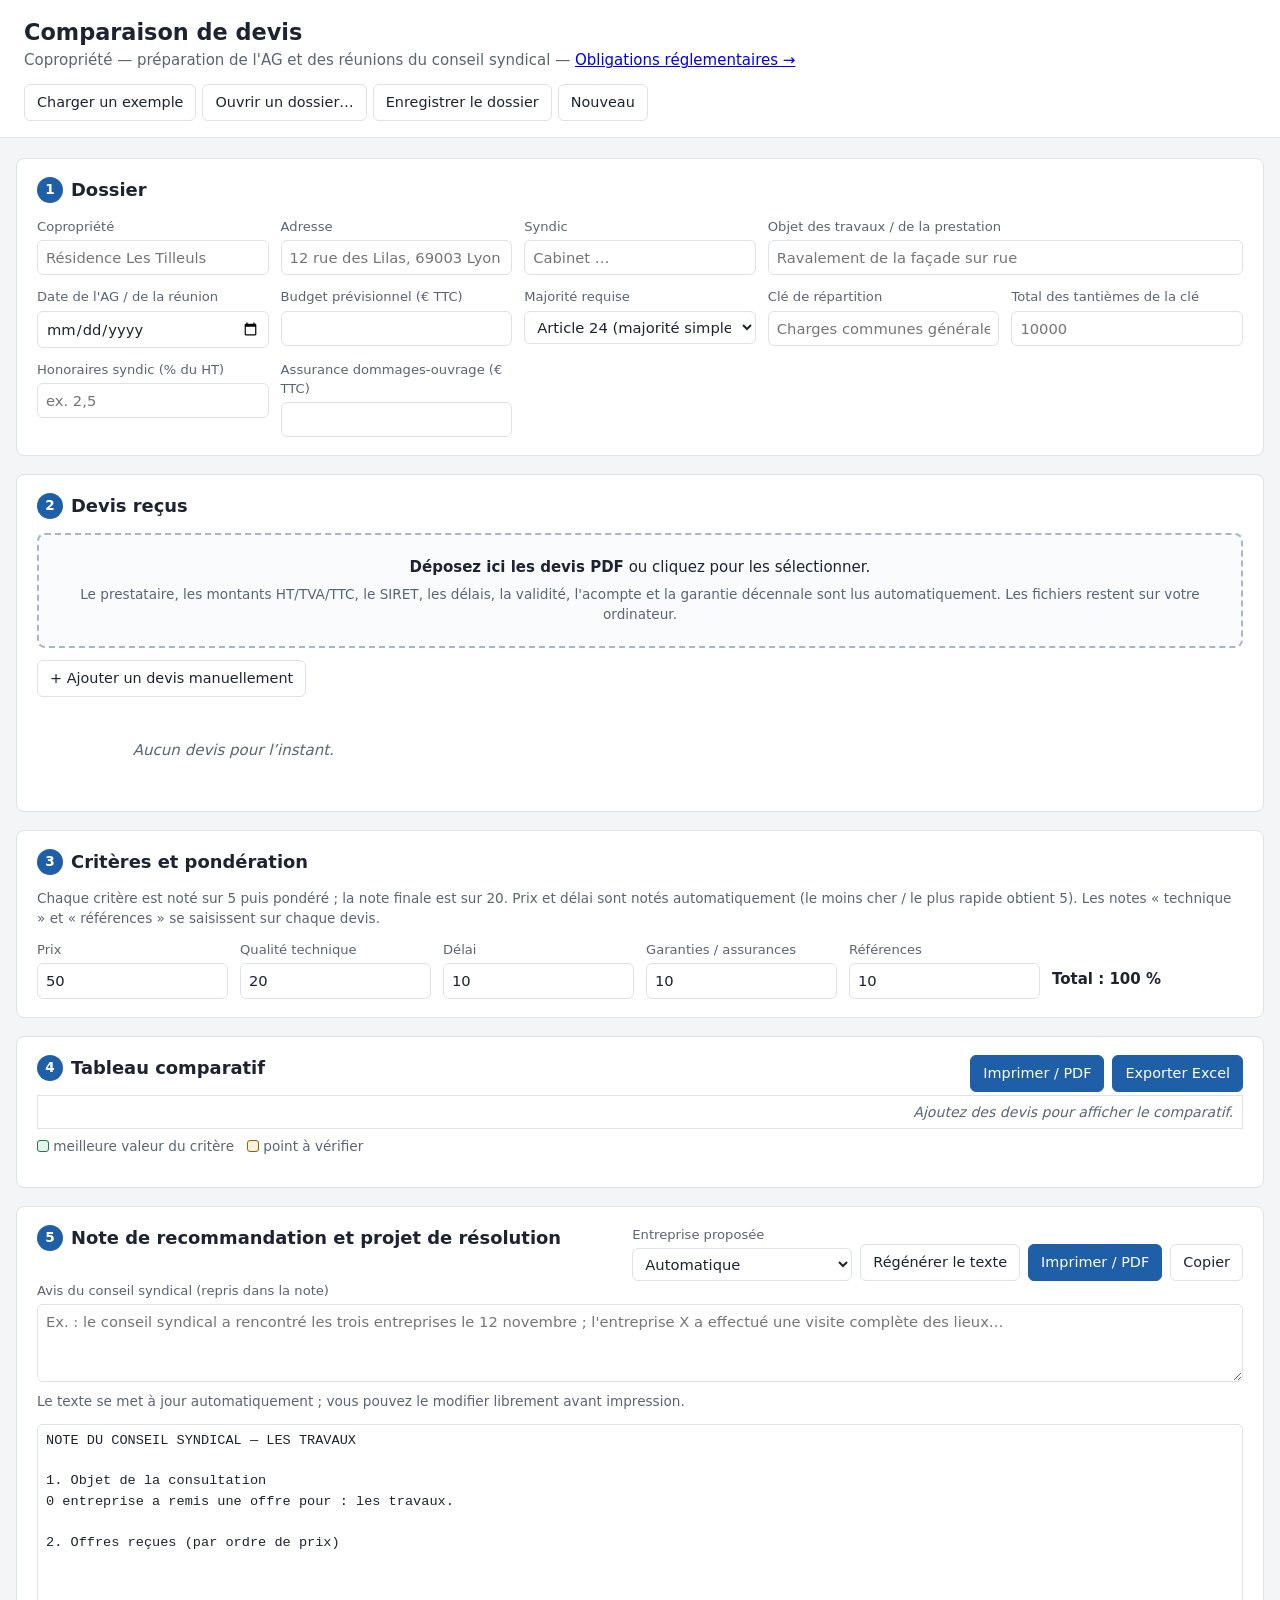
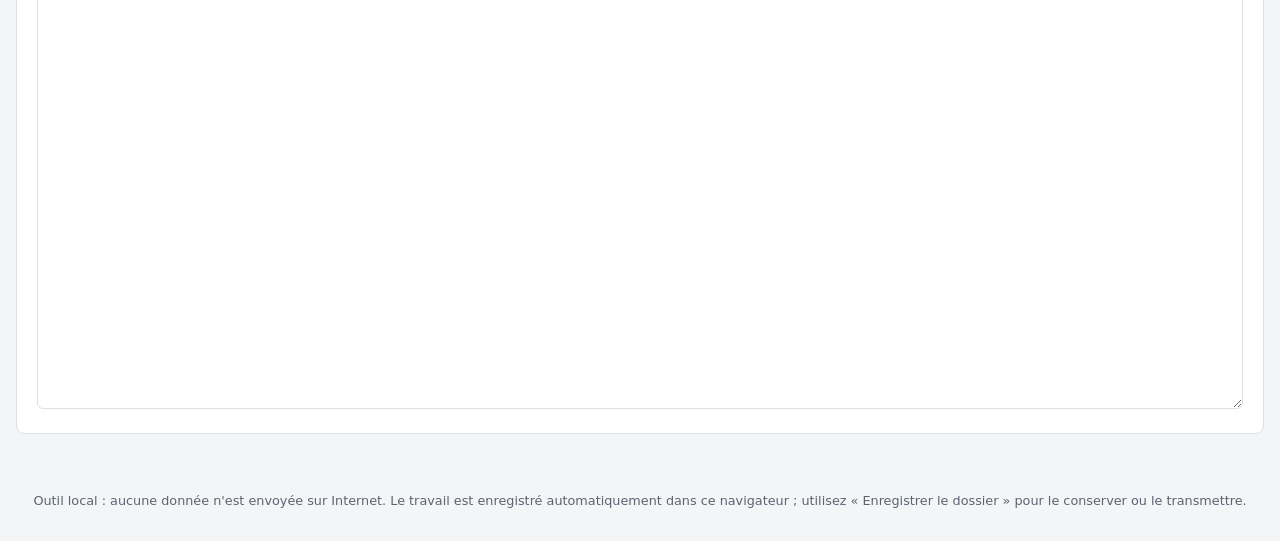
<file: index.html>
<!doctype html>
<html lang="fr">
<head>
  <meta charset="utf-8">
  <meta name="viewport" content="width=device-width, initial-scale=1">
  <title>Comparaison de devis</title>
  <link rel="stylesheet" href="css/style.css">
</head>
<body>
  <header class="entete no-print">
    <div>
      <h1>Comparaison de devis</h1>
      <p class="sous-titre">Copropriété — préparation de l'AG et des réunions du conseil syndical — <a href="obligations.html">Obligations réglementaires →</a></p>
    </div>
    <div class="actions-entete">
      <button type="button" id="btn-exemple" class="btn-discret">Charger un exemple</button>
      <button type="button" id="btn-ouvrir" class="btn-discret">Ouvrir un dossier…</button>
      <button type="button" id="btn-sauver" class="btn-discret">Enregistrer le dossier</button>
      <button type="button" id="btn-nouveau" class="btn-discret">Nouveau</button>
      <input type="file" id="input-dossier" accept=".json,application/json" hidden>
    </div>
  </header>

  <main>
    <!-- 1. Dossier -->
    <section class="carte no-print" id="section-dossier">
      <h2><span class="num">1</span> Dossier</h2>
      <div class="grille-champs" id="champs-dossier">
        <label>Copropriété<input data-d="copro" placeholder="Résidence Les Tilleuls"></label>
        <label>Adresse<input data-d="adresse" placeholder="12 rue des Lilas, 69003 Lyon"></label>
        <label>Syndic<input data-d="syndic" placeholder="Cabinet …"></label>
        <label class="large">Objet des travaux / de la prestation<input data-d="objet" placeholder="Ravalement de la façade sur rue"></label>
        <label>Date de l'AG / de la réunion<input type="date" data-d="dateAG"></label>
        <label>Budget prévisionnel (€ TTC)<input type="number" step="0.01" min="0" data-d="budget"></label>
        <label>Majorité requise
          <select data-d="majorite">
            <option value="24">Article 24 (majorité simple)</option>
            <option value="25">Article 25 (majorité absolue)</option>
            <option value="26">Article 26 (double majorité)</option>
          </select>
        </label>
        <label>Clé de répartition<input data-d="cle" placeholder="Charges communes générales"></label>
        <label>Total des tantièmes de la clé<input type="number" min="0" data-d="tantiemes" placeholder="10000"></label>
        <label>Honoraires syndic (% du HT)<input type="number" step="0.1" min="0" data-d="honorairesPct" placeholder="ex. 2,5"></label>
        <label>Assurance dommages-ouvrage (€ TTC)<input type="number" step="0.01" min="0" data-d="dommagesOuvrage"></label>
      </div>
    </section>

    <!-- 2. Devis -->
    <section class="carte no-print" id="section-devis">
      <h2><span class="num">2</span> Devis reçus</h2>
      <div id="zone-depot" class="zone-depot" tabindex="0" role="button" aria-label="Déposer des devis PDF">
        <strong>Déposez ici les devis PDF</strong> ou cliquez pour les sélectionner.
        <span class="aide">Le prestataire, les montants HT/TVA/TTC, le SIRET, les délais, la validité, l'acompte et la garantie décennale sont lus automatiquement. Les fichiers restent sur votre ordinateur.</span>
        <input type="file" id="input-pdf" accept="application/pdf,.pdf" multiple hidden>
      </div>
      <div class="ligne-actions">
        <button type="button" id="btn-ajout-manuel">+ Ajouter un devis manuellement</button>
        <span id="etat-import" class="etat" role="status"></span>
      </div>
      <div id="liste-devis" class="liste-devis"></div>
    </section>

    <!-- 3. Pondération -->
    <section class="carte no-print" id="section-criteres">
      <h2><span class="num">3</span> Critères et pondération</h2>
      <p class="aide">Chaque critère est noté sur 5 puis pondéré ; la note finale est sur 20. Prix et délai sont notés automatiquement (le moins cher / le plus rapide obtient 5). Les notes « technique » et « références » se saisissent sur chaque devis.</p>
      <div class="grille-poids" id="champs-poids"></div>
    </section>

    <!-- 4. Comparatif -->
    <section class="carte" id="section-comparatif">
      <div class="titre-section">
        <h2><span class="num no-print">4</span> Tableau comparatif</h2>
        <div class="no-print actions">
          <button type="button" id="btn-imprimer-tableau" class="btn-principal">Imprimer / PDF</button>
          <button type="button" id="btn-excel" class="btn-principal">Exporter Excel</button>
        </div>
      </div>
      <div class="print-only entete-impression" id="entete-impression"></div>
      <div id="alertes-globales"></div>
      <div class="defilement"><table id="tableau-comparatif" class="comparatif"></table></div>
      <p class="aide legende"><span class="pastille meilleur"></span> meilleure valeur du critère &nbsp; <span class="pastille alerte"></span> point à vérifier</p>
    </section>

    <!-- 5. Note -->
    <section class="carte" id="section-note">
      <div class="titre-section">
        <h2><span class="num no-print">5</span> Note de recommandation et projet de résolution</h2>
        <div class="no-print actions">
          <label class="choix-retenu">Entreprise proposée
            <select id="select-retenu"></select>
          </label>
          <button type="button" id="btn-regenerer">Régénérer le texte</button>
          <button type="button" id="btn-imprimer-note" class="btn-principal">Imprimer / PDF</button>
          <button type="button" id="btn-copier-note">Copier</button>
        </div>
      </div>
      <label class="no-print bloc">Avis du conseil syndical (repris dans la note)
        <textarea id="avis-cs" rows="3" placeholder="Ex. : le conseil syndical a rencontré les trois entreprises le 12 novembre ; l'entreprise X a effectué une visite complète des lieux…"></textarea>
      </label>
      <p class="no-print aide" id="info-note"></p>
      <textarea id="texte-note" class="no-print texte-note" rows="28" spellcheck="true"></textarea>
      <div id="note-impression" class="print-only note-impression"></div>
    </section>
  </main>

  <footer class="no-print pied">
    Outil local : aucune donnée n'est envoyée sur Internet. Le travail est enregistré automatiquement dans ce navigateur ; utilisez « Enregistrer le dossier » pour le conserver ou le transmettre.
  </footer>

  <template id="tpl-devis">
    <article class="devis">
      <header class="devis-entete">
        <input class="nom" data-f="prestataire" placeholder="Nom du prestataire" aria-label="Nom du prestataire">
        <button type="button" class="btn-suppr" title="Retirer ce devis" aria-label="Retirer ce devis">✕</button>
      </header>
      <div class="badges"></div>
      <div class="grille-devis">
        <label>Montant HT (€)<input type="number" step="0.01" data-f="montantHT"></label>
        <label>Taux TVA (%)<input type="number" step="0.1" data-f="tauxTVA"></label>
        <label>TVA (€)<input type="number" step="0.01" data-f="montantTVA"></label>
        <label>Montant TTC (€)<input type="number" step="0.01" data-f="montantTTC"></label>
        <label>N° de devis<input data-f="numero"></label>
        <label>Date du devis<input type="date" data-f="date"></label>
        <label>Valable jusqu'au<input type="date" data-f="validiteDate"></label>
        <label>Délai d'exécution (jours)<input type="number" min="0" data-f="delaiJours"></label>
        <label>SIRET<input data-f="siret" inputmode="numeric"></label>
        <label>Acompte (%)<input type="number" step="1" min="0" max="100" data-f="acomptePct"></label>
        <label>Garantie décennale
          <select data-f="decennale">
            <option value="oui">Attestation fournie</option>
            <option value="a_verifier">À vérifier</option>
            <option value="non">Non fournie</option>
          </select>
        </label>
        <label>Visite des lieux
          <select data-f="visite">
            <option value="">—</option>
            <option value="oui">Oui</option>
            <option value="non">Non</option>
          </select>
        </label>
        <label>Note technique (0–5)<input type="number" min="0" max="5" step="0.5" data-f="noteTechnique"></label>
        <label>Note références (0–5)<input type="number" min="0" max="5" step="0.5" data-f="noteReferences"></label>
        <label class="large">Certifications<input data-f="certifications" placeholder="Qualibat, RGE…"></label>
        <label class="large">Observations / réserves<textarea rows="2" data-f="observations" placeholder="Prestations exclues, options, conditions particulières…"></textarea></label>
      </div>
      <details class="texte-source">
        <summary>Texte extrait du PDF</summary>
        <pre></pre>
      </details>
    </article>
  </template>

  <script src="vendor/pdfjs/pdf.min.js"></script>
  <script src="vendor/pdfjs/pdf.worker.min.js"></script>
  <script src="vendor/xlsx/xlsx.mini.min.js"></script>
  <script src="js/extraction.js"></script>
  <script src="js/app.js"></script>
</body>
</html>
</file>
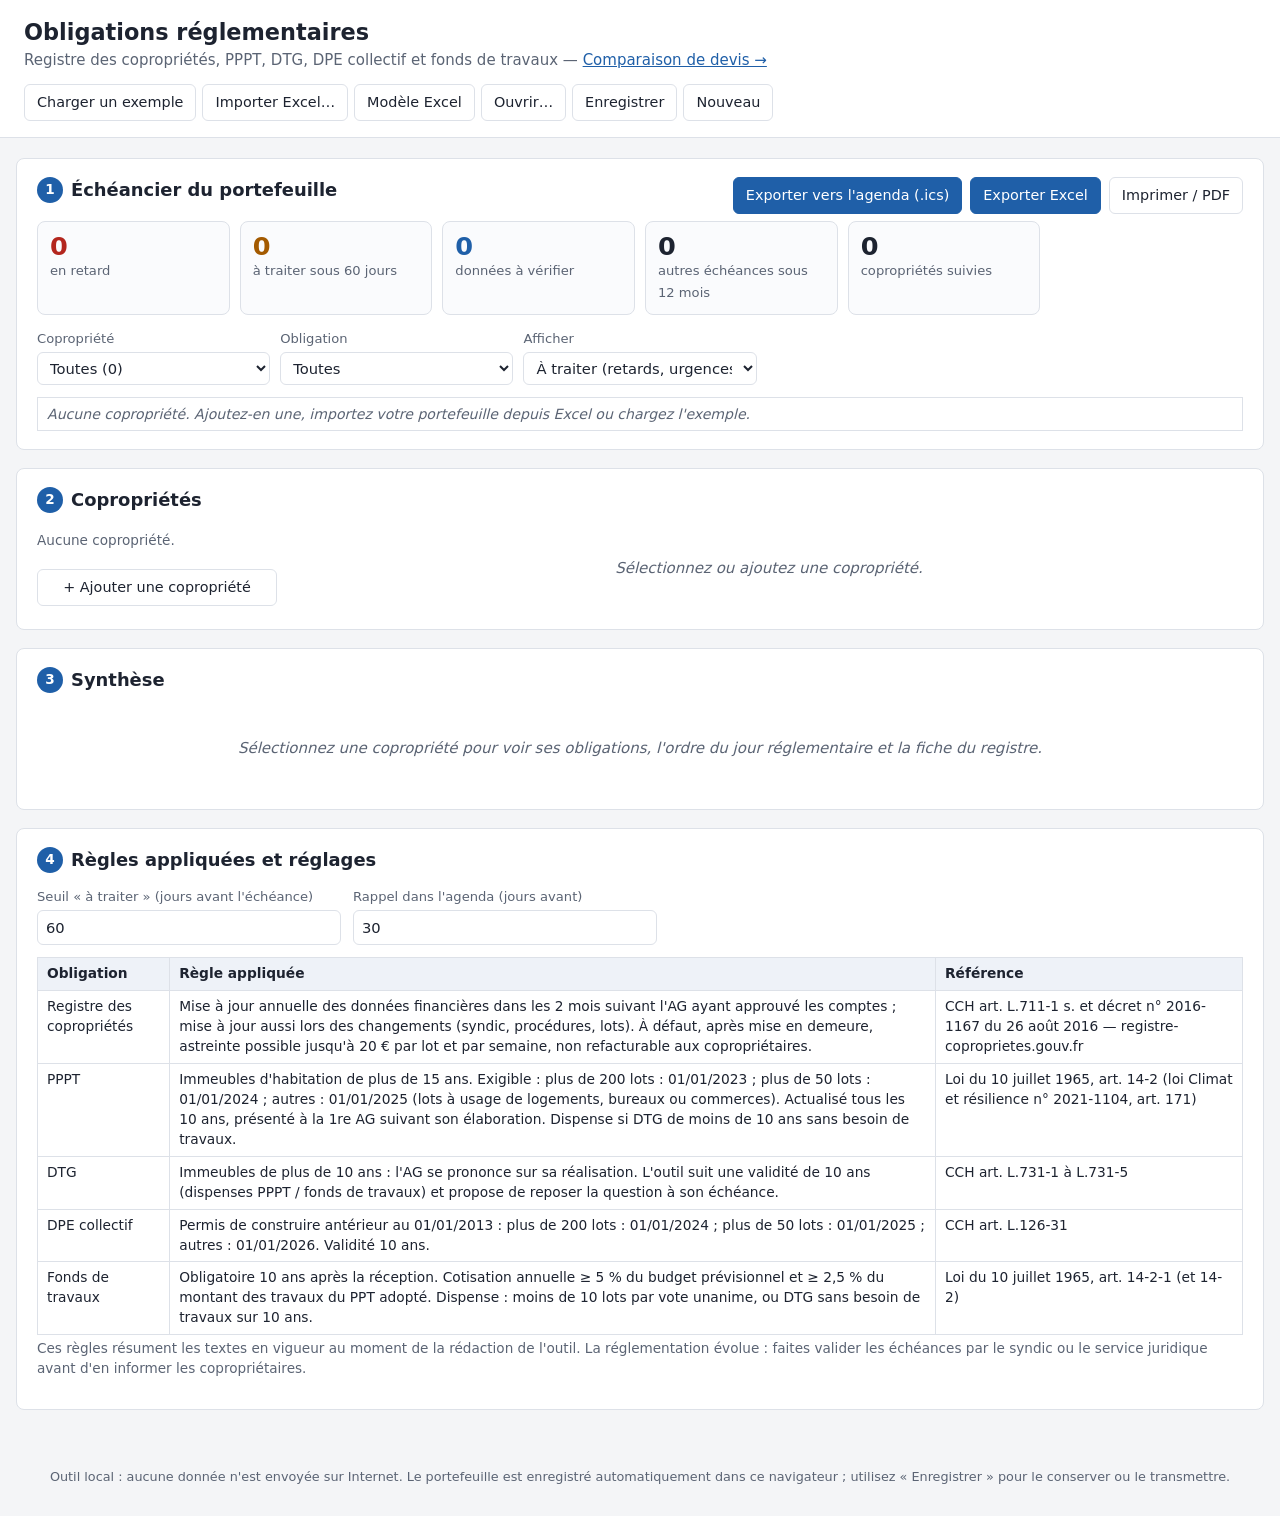
<file: obligations.html>
<!doctype html>
<html lang="fr">
<head>
  <meta charset="utf-8">
  <meta name="viewport" content="width=device-width, initial-scale=1">
  <title>Obligations réglementaires</title>
  <link rel="stylesheet" href="css/style.css">
  <link rel="stylesheet" href="css/obligations.css">
</head>
<body>
  <header class="entete no-print">
    <div>
      <h1>Obligations réglementaires</h1>
      <p class="sous-titre">Registre des copropriétés, PPPT, DTG, DPE collectif et fonds de travaux — <a href="index.html">Comparaison de devis →</a></p>
    </div>
    <div class="actions-entete">
      <button type="button" id="btn-exemple" class="btn-discret">Charger un exemple</button>
      <button type="button" id="btn-importer" class="btn-discret">Importer Excel…</button>
      <button type="button" id="btn-modele" class="btn-discret">Modèle Excel</button>
      <button type="button" id="btn-ouvrir" class="btn-discret">Ouvrir…</button>
      <button type="button" id="btn-sauver" class="btn-discret">Enregistrer</button>
      <button type="button" id="btn-nouveau" class="btn-discret">Nouveau</button>
      <input type="file" id="input-excel" accept=".xlsx,.xls,.csv" hidden>
      <input type="file" id="input-json" accept=".json,application/json" hidden>
    </div>
  </header>

  <main>
    <!-- 1. Échéancier -->
    <section class="carte" id="section-echeancier">
      <div class="titre-section">
        <h2><span class="num no-print">1</span> Échéancier du portefeuille</h2>
        <div class="no-print actions">
          <button type="button" id="btn-ics" class="btn-principal" title="Fichier à importer dans Outlook, Google Agenda ou Apple Calendrier, avec rappel">Exporter vers l'agenda (.ics)</button>
          <button type="button" id="btn-excel" class="btn-principal">Exporter Excel</button>
          <button type="button" id="btn-imprimer">Imprimer / PDF</button>
        </div>
      </div>
      <p class="print-only" id="entete-impression"></p>
      <div class="tuiles" id="tuiles"></div>
      <div class="filtres no-print">
        <label>Copropriété<select id="f-copro"></select></label>
        <label>Obligation<select id="f-type"></select></label>
        <label>Afficher
          <select id="f-statut">
            <option value="actions">À traiter (retards, urgences, à vérifier)</option>
            <option value="12mois">Tout ce qui tombe dans les 12 mois</option>
            <option value="tout">Tout, y compris à jour</option>
          </select>
        </label>
      </div>
      <div class="defilement"><table class="comparatif echeancier" id="table-echeancier"></table></div>
    </section>

    <!-- 2. Copropriétés -->
    <section class="carte no-print" id="section-copros">
      <h2><span class="num">2</span> Copropriétés</h2>
      <div class="disposition">
        <nav class="liste-copros" aria-label="Copropriétés">
          <div id="liste-copros"></div>
          <button type="button" id="btn-ajout">+ Ajouter une copropriété</button>
        </nav>
        <div id="fiche" class="fiche"></div>
      </div>
    </section>

    <!-- 3. Synthèse de la copropriété sélectionnée -->
    <section class="carte" id="section-synthese">
      <div class="titre-section">
        <h2><span class="num no-print">3</span> <span id="titre-synthese">Synthèse</span></h2>
      </div>
      <div id="synthese"></div>
    </section>

    <!-- 4. Règles -->
    <section class="carte no-print" id="section-regles">
      <h2><span class="num">4</span> Règles appliquées et réglages</h2>
      <div class="grille-champs reglages">
        <label>Seuil « à traiter » (jours avant l'échéance)<input type="number" min="0" id="r-urgent"></label>
        <label>Rappel dans l'agenda (jours avant)<input type="number" min="0" id="r-rappel"></label>
      </div>
      <div id="regles"></div>
      <p class="aide">Ces règles résument les textes en vigueur au moment de la rédaction de l'outil. La réglementation évolue : faites valider les échéances par le syndic ou le service juridique avant d'en informer les copropriétaires.</p>
    </section>
  </main>

  <footer class="no-print pied">
    Outil local : aucune donnée n'est envoyée sur Internet. Le portefeuille est enregistré automatiquement dans ce navigateur ; utilisez « Enregistrer » pour le conserver ou le transmettre.
  </footer>

  <script src="vendor/xlsx/xlsx.mini.min.js"></script>
  <script src="js/obligations.js"></script>
  <script src="js/app-obligations.js"></script>
</body>
</html>
</file>
<file: css/style.css>
:root {
  --fond: #f4f5f7;
  --carte: #ffffff;
  --texte: #1d2330;
  --texte-2: #5b6474;
  --bord: #dde1e8;
  --accent: #1f5fa8;
  --accent-clair: #e7f0fb;
  --vert: #1e7a46;
  --vert-clair: #e3f4ea;
  --orange: #a35a00;
  --orange-clair: #fff3e0;
  --rouge: #b3261e;
  --rouge-clair: #fdecea;
  --rayon: 8px;
}

* { box-sizing: border-box; }

body {
  margin: 0;
  background: var(--fond);
  color: var(--texte);
  font: 15px/1.45 system-ui, -apple-system, "Segoe UI", Roboto, sans-serif;
}

.entete {
  display: flex;
  flex-wrap: wrap;
  gap: 12px;
  align-items: center;
  justify-content: space-between;
  padding: 16px 24px;
  background: var(--carte);
  border-bottom: 1px solid var(--bord);
}
.entete h1 { margin: 0; font-size: 1.4rem; }
.sous-titre { margin: 2px 0 0; color: var(--texte-2); }
.actions-entete { display: flex; flex-wrap: wrap; gap: 6px; }

main { max-width: 1280px; margin: 0 auto; padding: 20px 16px 40px; }

.carte {
  background: var(--carte);
  border: 1px solid var(--bord);
  border-radius: var(--rayon);
  padding: 18px 20px;
  margin-bottom: 18px;
}
.carte h2 { margin: 0 0 14px; font-size: 1.12rem; display: flex; align-items: center; gap: 8px; }
.num {
  display: inline-grid; place-items: center;
  width: 26px; height: 26px; border-radius: 50%;
  background: var(--accent); color: #fff; font-size: .85rem;
}
.titre-section { display: flex; flex-wrap: wrap; gap: 10px; justify-content: space-between; align-items: flex-start; }
.titre-section .actions { display: flex; flex-wrap: wrap; gap: 8px; align-items: flex-end; }

label { display: flex; flex-direction: column; gap: 4px; font-size: .82rem; color: var(--texte-2); }
label.bloc { margin-bottom: 10px; }
input, select, textarea {
  font: inherit; font-size: .92rem; color: var(--texte);
  border: 1px solid var(--bord); border-radius: 6px; padding: 6px 8px; background: #fff;
  width: 100%;
}
input:focus, select:focus, textarea:focus { outline: 2px solid var(--accent); outline-offset: -1px; }
textarea { resize: vertical; }

button {
  font: inherit; font-size: .9rem; cursor: pointer;
  border: 1px solid var(--bord); border-radius: 6px; padding: 7px 12px; background: #fff; color: var(--texte);
}
button:hover { border-color: var(--accent); }
.btn-principal { background: var(--accent); border-color: var(--accent); color: #fff; }
.btn-principal:hover { filter: brightness(1.1); }
.btn-discret { background: transparent; }

.grille-champs { display: grid; grid-template-columns: repeat(auto-fill, minmax(220px, 1fr)); gap: 12px; }
.grille-champs .large { grid-column: span 2; }

.aide { color: var(--texte-2); font-size: .85rem; margin: 4px 0 12px; }
.zone-depot .aide { display: block; margin: 6px 0 0; }

.zone-depot {
  border: 2px dashed #a9b6c9; border-radius: var(--rayon); padding: 22px; text-align: center;
  cursor: pointer; background: #fafbfd; transition: background .15s;
}
.zone-depot:hover, .zone-depot.survol { background: var(--accent-clair); border-color: var(--accent); }

.ligne-actions { display: flex; flex-wrap: wrap; gap: 12px; align-items: center; margin: 12px 0; }
.etat { color: var(--texte-2); font-size: .88rem; }

.liste-devis { display: grid; grid-template-columns: repeat(auto-fill, minmax(340px, 1fr)); gap: 14px; }
.devis { border: 1px solid var(--bord); border-radius: var(--rayon); padding: 12px; background: #fcfcfd; }
.devis-entete { display: flex; gap: 8px; align-items: center; }
.devis-entete .nom { font-weight: 600; font-size: 1rem; }
.btn-suppr { padding: 4px 9px; color: var(--texte-2); }
.badges { display: flex; flex-wrap: wrap; gap: 5px; margin: 8px 0; min-height: 4px; }
.badge { font-size: .74rem; padding: 2px 8px; border-radius: 999px; background: var(--accent-clair); color: var(--accent); }
.badge.ok { background: var(--vert-clair); color: var(--vert); }
.badge.attention { background: var(--orange-clair); color: var(--orange); }
.badge.erreur { background: var(--rouge-clair); color: var(--rouge); }
.grille-devis { display: grid; grid-template-columns: 1fr 1fr; gap: 8px 10px; }
.grille-devis .large { grid-column: 1 / -1; }
.texte-source { margin-top: 10px; font-size: .82rem; }
.texte-source summary { cursor: pointer; color: var(--texte-2); }
.texte-source pre { max-height: 260px; overflow: auto; background: #f1f3f6; padding: 8px; white-space: pre-wrap; font-size: .75rem; }

.grille-poids { display: grid; grid-template-columns: repeat(auto-fill, minmax(170px, 1fr)); gap: 12px; }
.grille-poids .total { align-self: end; font-weight: 600; padding-bottom: 8px; }

.defilement { overflow-x: auto; }
table.comparatif { border-collapse: collapse; width: 100%; font-size: .88rem; }
.comparatif th, .comparatif td { border: 1px solid var(--bord); padding: 6px 9px; text-align: right; vertical-align: top; }
.comparatif thead th { background: #eef2f8; text-align: center; }
.comparatif th[scope=row] { text-align: left; font-weight: 500; background: #fafbfc; white-space: nowrap; }
.comparatif tr.groupe th { background: #e4e9f1; text-align: left; font-size: .78rem; text-transform: uppercase; letter-spacing: .03em; }
.comparatif td.meilleur { background: var(--vert-clair); color: var(--vert); font-weight: 600; }
.comparatif td.alerte { background: var(--orange-clair); }
.comparatif td.texte { text-align: left; }
.comparatif tr.score td { font-weight: 700; font-size: .95rem; }
.comparatif tr.rang td { font-weight: 600; }
.comparatif .retenu-col { box-shadow: inset 0 3px 0 var(--accent); }
.comparatif ul { margin: 0; padding-left: 16px; text-align: left; }
.legende { margin-top: 8px; }
.pastille { display: inline-block; width: 12px; height: 12px; border-radius: 3px; vertical-align: -1px; }
.pastille.meilleur { background: var(--vert-clair); border: 1px solid var(--vert); }
.pastille.alerte { background: var(--orange-clair); border: 1px solid var(--orange); }

.alerte-globale { background: var(--orange-clair); color: #6b3b00; border-radius: 6px; padding: 8px 12px; margin-bottom: 10px; font-size: .88rem; }
.vide { color: var(--texte-2); font-style: italic; padding: 16px; text-align: center; }

.choix-retenu { min-width: 220px; }
.texte-note { font-family: ui-monospace, "SFMono-Regular", Consolas, monospace; font-size: .85rem; line-height: 1.5; }

.pied { text-align: center; color: var(--texte-2); font-size: .8rem; padding: 0 16px 30px; }

.print-only { display: none; }

@media (max-width: 640px) {
  .entete { padding: 12px 16px; }
  .grille-champs .large { grid-column: auto; }
  .liste-devis { grid-template-columns: 1fr; }
}

/* ---------- Impression ---------- */
@media print {
  body { background: #fff; font-size: 10.5pt; }
  .no-print, .entete, .pied { display: none !important; }
  .print-only { display: block; }
  #section-comparatif h2 { display: none; }
  main { max-width: none; padding: 0; }
  .carte { border: none; padding: 0; margin: 0; }
  body.impression-tableau #section-note { display: none; }
  body.impression-note #section-comparatif { display: none; }
  .defilement { overflow: visible; }
  .comparatif { font-size: 8.5pt; }
  .comparatif th, .comparatif td { padding: 3px 5px; }
  .comparatif td.meilleur, .comparatif td.alerte, .comparatif thead th, .comparatif tr.groupe th {
    -webkit-print-color-adjust: exact; print-color-adjust: exact;
  }
  tr { break-inside: avoid; }
  .entete-impression h1 { font-size: 15pt; margin: 0 0 2px; }
  .entete-impression p { margin: 0 0 8px; color: #333; }
  .note-impression { white-space: pre-wrap; font-family: Georgia, "Times New Roman", serif; font-size: 11pt; line-height: 1.5; }
  .alerte-globale { border: 1px solid #c98a3a; }
}
</file>
<file: css/obligations.css>
/* Compléments pour la page « Obligations réglementaires ». */
.entete a { color: var(--accent); }

.tuiles { display: grid; grid-template-columns: repeat(auto-fill, minmax(170px, 1fr)); gap: 10px; margin: 4px 0 14px; }
.tuile { border: 1px solid var(--bord); border-radius: var(--rayon); padding: 10px 12px; background: #fafbfd; text-align: left; }
.tuile strong { display: block; font-size: 1.6rem; line-height: 1.1; }
.tuile span { font-size: .82rem; color: var(--texte-2); }
.tuile.retard strong { color: var(--rouge); }
.tuile.urgent strong { color: var(--orange); }
.tuile.info strong { color: var(--accent); }
button.tuile { cursor: pointer; }
button.tuile.actif { outline: 2px solid var(--accent); }

.filtres { display: grid; grid-template-columns: repeat(auto-fill, minmax(220px, 1fr)); gap: 10px; margin-bottom: 12px; }

table.echeancier td, table.echeancier th { text-align: left; }
table.echeancier td.date { white-space: nowrap; font-variant-numeric: tabular-nums; }
table.echeancier td.detail { min-width: 280px; }
table.echeancier .action { display: block; margin-top: 3px; font-weight: 600; color: var(--texte); }
table.echeancier .ref { display: block; margin-top: 3px; font-size: .76rem; color: var(--texte-2); }
table.echeancier tr.lien { cursor: pointer; }
table.echeancier tr.lien:hover td { background: #f6f9fd; }

.statut { display: inline-block; font-size: .76rem; padding: 2px 8px; border-radius: 999px; white-space: nowrap; font-weight: 600; }
.statut.retard { background: var(--rouge-clair); color: var(--rouge); }
.statut.urgent { background: var(--orange-clair); color: var(--orange); }
.statut.info { background: var(--accent-clair); color: var(--accent); }
.statut.a_venir { background: #eef0f4; color: var(--texte-2); }
.statut.ok { background: var(--vert-clair); color: var(--vert); }
.statut.na { background: #f3f4f6; color: #8a93a3; }

.disposition { display: grid; grid-template-columns: 240px 1fr; gap: 18px; align-items: start; }
.liste-copros { display: flex; flex-direction: column; gap: 6px; position: sticky; top: 10px; }
.liste-copros #liste-copros { display: flex; flex-direction: column; gap: 4px; max-height: 70vh; overflow: auto; }
.item-copro { text-align: left; display: flex; justify-content: space-between; gap: 6px; align-items: center; }
.item-copro.actif { background: var(--accent-clair); border-color: var(--accent); }
.item-copro .compte { font-size: .72rem; padding: 1px 7px; border-radius: 999px; background: var(--rouge-clair); color: var(--rouge); }
.item-copro .compte.urgent { background: var(--orange-clair); color: var(--orange); }

.fiche fieldset { border: 1px solid var(--bord); border-radius: var(--rayon); padding: 10px 14px 14px; margin: 0 0 12px; }
.fiche legend { font-weight: 600; font-size: .9rem; padding: 0 6px; }
.fiche .grille-champs { grid-template-columns: repeat(auto-fill, minmax(200px, 1fr)); gap: 10px; }
.fiche label.case { flex-direction: row; align-items: center; gap: 8px; color: var(--texte); }
.fiche label.case input { width: auto; }
.fiche .barre { display: flex; justify-content: space-between; gap: 8px; align-items: center; margin-bottom: 10px; }
.fiche .barre .nom { font-weight: 600; font-size: 1.05rem; }
.btn-danger { color: var(--rouge); }
.calcule { font-size: .8rem; color: var(--vert); }

.synthese-grille { display: grid; grid-template-columns: 1fr 1fr; gap: 16px; }
.synthese-grille h3 { font-size: .98rem; margin: 0 0 8px; }
.bloc-texte { width: 100%; font-family: ui-monospace, "SFMono-Regular", Consolas, monospace; font-size: .8rem; line-height: 1.45; }
.liste-alertes { margin: 0 0 12px; padding: 0; list-style: none; }
.liste-alertes li { background: var(--orange-clair); color: #6b3b00; border-radius: 6px; padding: 6px 10px; margin-bottom: 6px; font-size: .86rem; }
ol.odj { margin: 0 0 10px; padding-left: 20px; font-size: .9rem; }
ol.odj li { margin-bottom: 6px; }

.reglages { max-width: 620px; margin-bottom: 12px; }
table.regles { border-collapse: collapse; width: 100%; font-size: .86rem; }
table.regles th, table.regles td { border: 1px solid var(--bord); padding: 6px 9px; text-align: left; vertical-align: top; }
table.regles thead th { background: #eef2f8; }

@media (max-width: 820px) {
  .disposition, .synthese-grille { grid-template-columns: 1fr; }
  .liste-copros { position: static; }
}

@media print {
  #section-synthese { display: none; }
  body.impression-synthese #section-echeancier { display: none; }
  body.impression-synthese #section-synthese { display: block; }
  .filtres, .tuiles { display: none; }
  table.echeancier { font-size: 8.5pt; }
  .statut { -webkit-print-color-adjust: exact; print-color-adjust: exact; }
  .synthese-grille { grid-template-columns: 1fr; }
  .bloc-texte { border: none; font-size: 9pt; }
}
</file>
